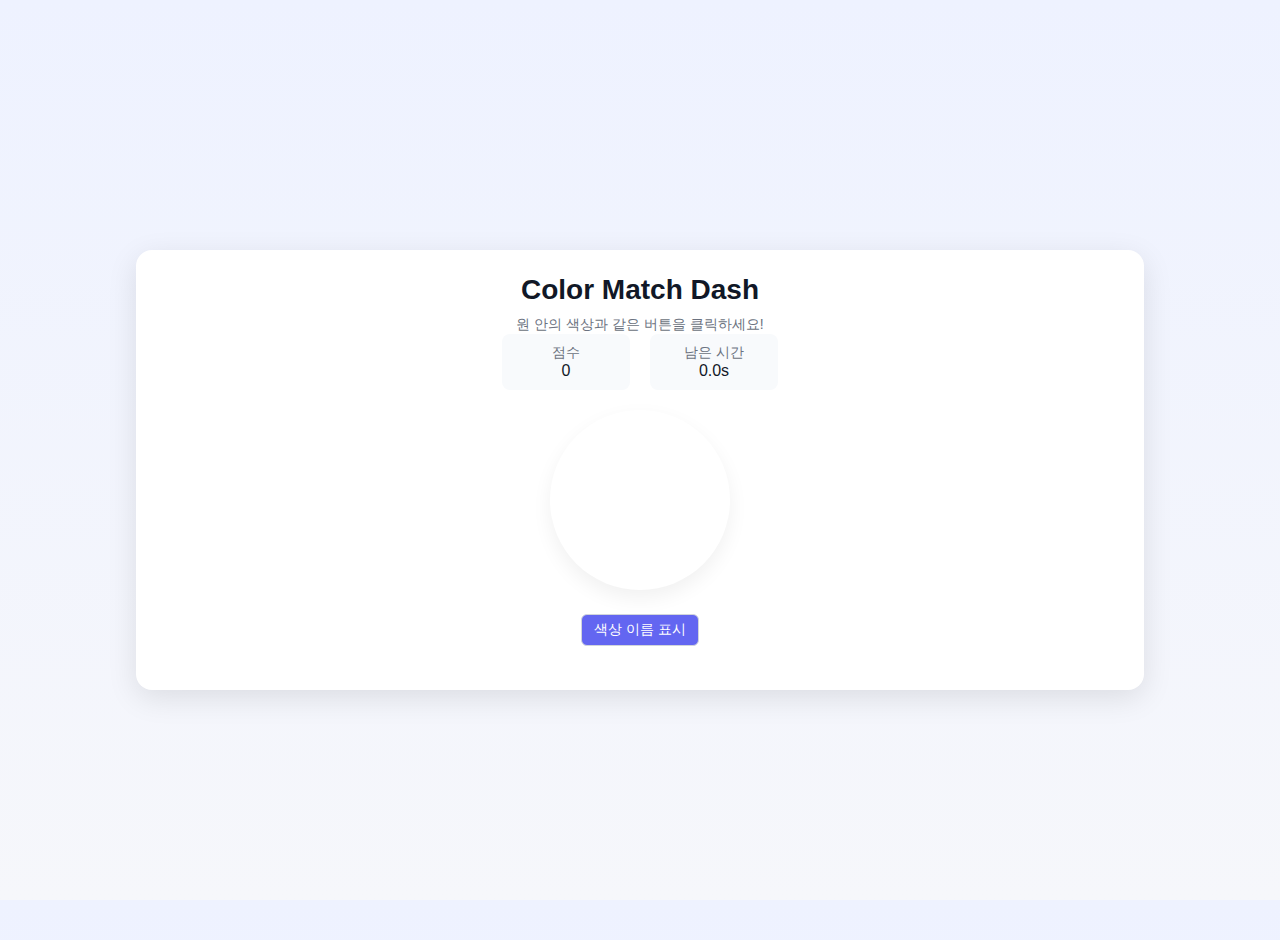
<file: index2.html>
<!doctype html>
<html lang="ko">
<head>
<meta charset="utf-8" />
<meta name="viewport" content="width=device-width,initial-scale=1" />
<title>Color Match Dash</title>
<style>
  html,body{margin:0;padding:0;height:100%;font-family:Inter,sans-serif;background:linear-gradient(#eef2ff,#f6f7fb);color:#111827}
  .wrap{display:flex;align-items:center;justify-content:center;height:100%;padding:20px}
  .card{background:#fff;border-radius:16px;box-shadow:0 8px 30px rgba(0,0,0,0.1);padding:24px;max-width:960px;width:100%;display:flex;flex-direction:column;align-items:center}
  h1{margin:0 0 10px;font-size:28px;font-weight:800}
  .muted{color:#6b7280;font-size:14px}
  .hud{display:flex;gap:20px;margin-bottom:20px}
  .hud .box{background:#f8fafc;padding:10px 14px;border-radius:8px;text-align:center;min-width:100px}
  .color-circle{width:180px;height:180px;border-radius:50%;margin-bottom:12px;box-shadow:0 8px 20px rgba(0,0,0,0.06)}
  .buttons-row{display:grid;gap:12px;width:100%;max-width:500px;margin-top:20px}
  .btn{padding:12px;border-radius:8px;border:0;cursor:pointer;font-weight:600;font-size:15px;color:#fff;transition:transform .1s}
  .btn:active{transform:translateY(1px)}
  .toggle-row{margin-top:12px;}
  .toggle-btn{padding:6px 12px;border-radius:6px;border:1px solid #d1d5db;background:#f3f4f6;color:#111827;cursor:pointer;font-size:14px;}
  .toggle-btn.active{background:#6366f1;color:#fff;}
</style>
</head>
<body>
<div class="wrap">
  <div class="card">
    <h1>Color Match Dash</h1>
    <div class="muted">원 안의 색상과 같은 버튼을 클릭하세요!</div>
    <div class="hud">
      <div class="box"><div class="muted">점수</div><div id="score">0</div></div>
      <div class="box"><div class="muted">남은 시간</div><div id="timeLeft">0.0s</div></div>
    </div>
    <div id="targetCircle" class="color-circle"></div>
    <div class="toggle-row">
      <button id="toggleNameBtn" class="toggle-btn active">색상 이름 표시</button>
    </div>
    <div id="targetName" class="muted"></div>
    <div class="buttons-row" id="buttonsRow"></div>
    <!-- 사운드 소스 미리 로딩 (정답, 오답) -->
    <audio id="audio-correct" src="https://cdn.pixabay.com/audio/2022/07/26/audio_124bfa1c90.mp3"></audio>
    <audio id="audio-wrong" src="https://cdn.pixabay.com/audio/2022/07/26/audio_124bfa1c90.mp3"></audio>
  </div>
</div>
<script>
const COLORS=[
  {name:'RED',rgb:[239,68,68]},{name:'GREEN',rgb:[34,197,94]},{name:'BLUE',rgb:[59,130,246]},
  {name:'YELLOW',rgb:[245,158,11]},{name:'PURPLE',rgb:[124,58,237]},{name:'TEAL',rgb:[20,184,166]},
  {name:'PINK',rgb:[236,72,153]},{name:'GRAY',rgb:[113,113,122]},{name:'ORANGE',rgb:[249,115,22]},
  {name:'BROWN',rgb:[120,63,4]},{name:'CYAN',rgb:[6,182,212]},{name:'MAGENTA',rgb:[202,0,130]}
];
let score=0,currentColor=null,timeLimit=4.0,startTime=0,timer=null,optionsCount=4,showName=true,gameActive=true;
const scoreEl=document.getElementById('score');
const timeEl=document.getElementById('timeLeft');
const targetCircle=document.getElementById('targetCircle');
const targetName=document.getElementById('targetName');
const buttonsRow=document.getElementById('buttonsRow');
const toggleNameBtn=document.getElementById('toggleNameBtn');
const audioCorrect=document.getElementById('audio-correct');
const audioWrong=document.getElementById('audio-wrong');

// 사운드: 정답/오답 효과음 URL은 원하는 것으로 교체 가능
audioCorrect.src="https://cdn.pixabay.com/audio/2022/02/23/audio_115b9f1dc4.mp3"; // 정답 효과음
audioWrong.src="https://cdn.pixabay.com/audio/2022/03/15/audio_116b430b7b.mp3";   // 오답 효과음

function rgbCss(rgb){return`rgb(${rgb[0]},${rgb[1]},${rgb[2]})`}
function pick(n){return Math.floor(Math.random()*n)}
function setRound(){
  if(score>0&&score%5===0&&optionsCount<COLORS.length) optionsCount++;
  currentColor=COLORS[pick(COLORS.length)];
  targetCircle.style.background=rgbCss(currentColor.rgb);
  targetName.textContent=currentColor.name;
  targetName.style.display=showName?"block":"none";
  renderButtons();
  startTime=performance.now();
  gameActive=true;
}
function renderButtons(){
  buttonsRow.innerHTML='';
  buttonsRow.style.gridTemplateColumns=`repeat(${Math.ceil(optionsCount/2)},1fr)`;
  const opts=new Set();
  while(opts.size<optionsCount) opts.add(pick(COLORS.length));
  if(![...opts].includes(COLORS.indexOf(currentColor))) opts.delete([...opts][pick(opts.size)]),opts.add(COLORS.indexOf(currentColor));
  opts.forEach(i=>{
    const c=COLORS[i];
    const b=document.createElement('button');
    b.className='btn';b.style.background=rgbCss(c.rgb);b.textContent=c.name;
    b.onclick=()=>{
      if(!gameActive) return;
      if(c===currentColor){
        playSound('correct');
        score++;scoreEl.textContent=score;timeLimit=Math.max(0.9,timeLimit-0.05);
        setRound();
      }else{
        playSound('wrong');
        gameOver();
      }
    };
    buttonsRow.appendChild(b);
  });
}
function updateTime(){
  if(!gameActive) return;
  const left=Math.max(0,timeLimit-(performance.now()-startTime)/1000);
  timeEl.textContent=left.toFixed(1)+'s';
  if(left<=0) gameOver();
}
function startGame(){
  score=0;optionsCount=4;timeLimit=4.0;scoreEl.textContent=0;
  setRound();
  if(timer) clearInterval(timer);
  timer=setInterval(updateTime,100);
}
function gameOver(){
  gameActive=false;
  clearInterval(timer);
  playSound('wrong');
  setTimeout(()=>{
    alert(`게임 오버! 점수: ${score}`);
    startGame();
  }, 100); // 사운드가 먼저 재생될 수 있도록 약간 딜레이
}
function playSound(type){
  try{
    if(type==='correct'){
      audioCorrect.currentTime=0; audioCorrect.play();
    }else if(type==='wrong'){
      audioWrong.currentTime=0; audioWrong.play();
    }
  }catch(e){}
}
toggleNameBtn.onclick=()=>{
  showName=!showName;
  targetName.style.display=showName?"block":"none";
  toggleNameBtn.classList.toggle('active',showName);
  toggleNameBtn.textContent=showName?"색상 이름 표시":"색상 이름 숨기기";
};
</file>
